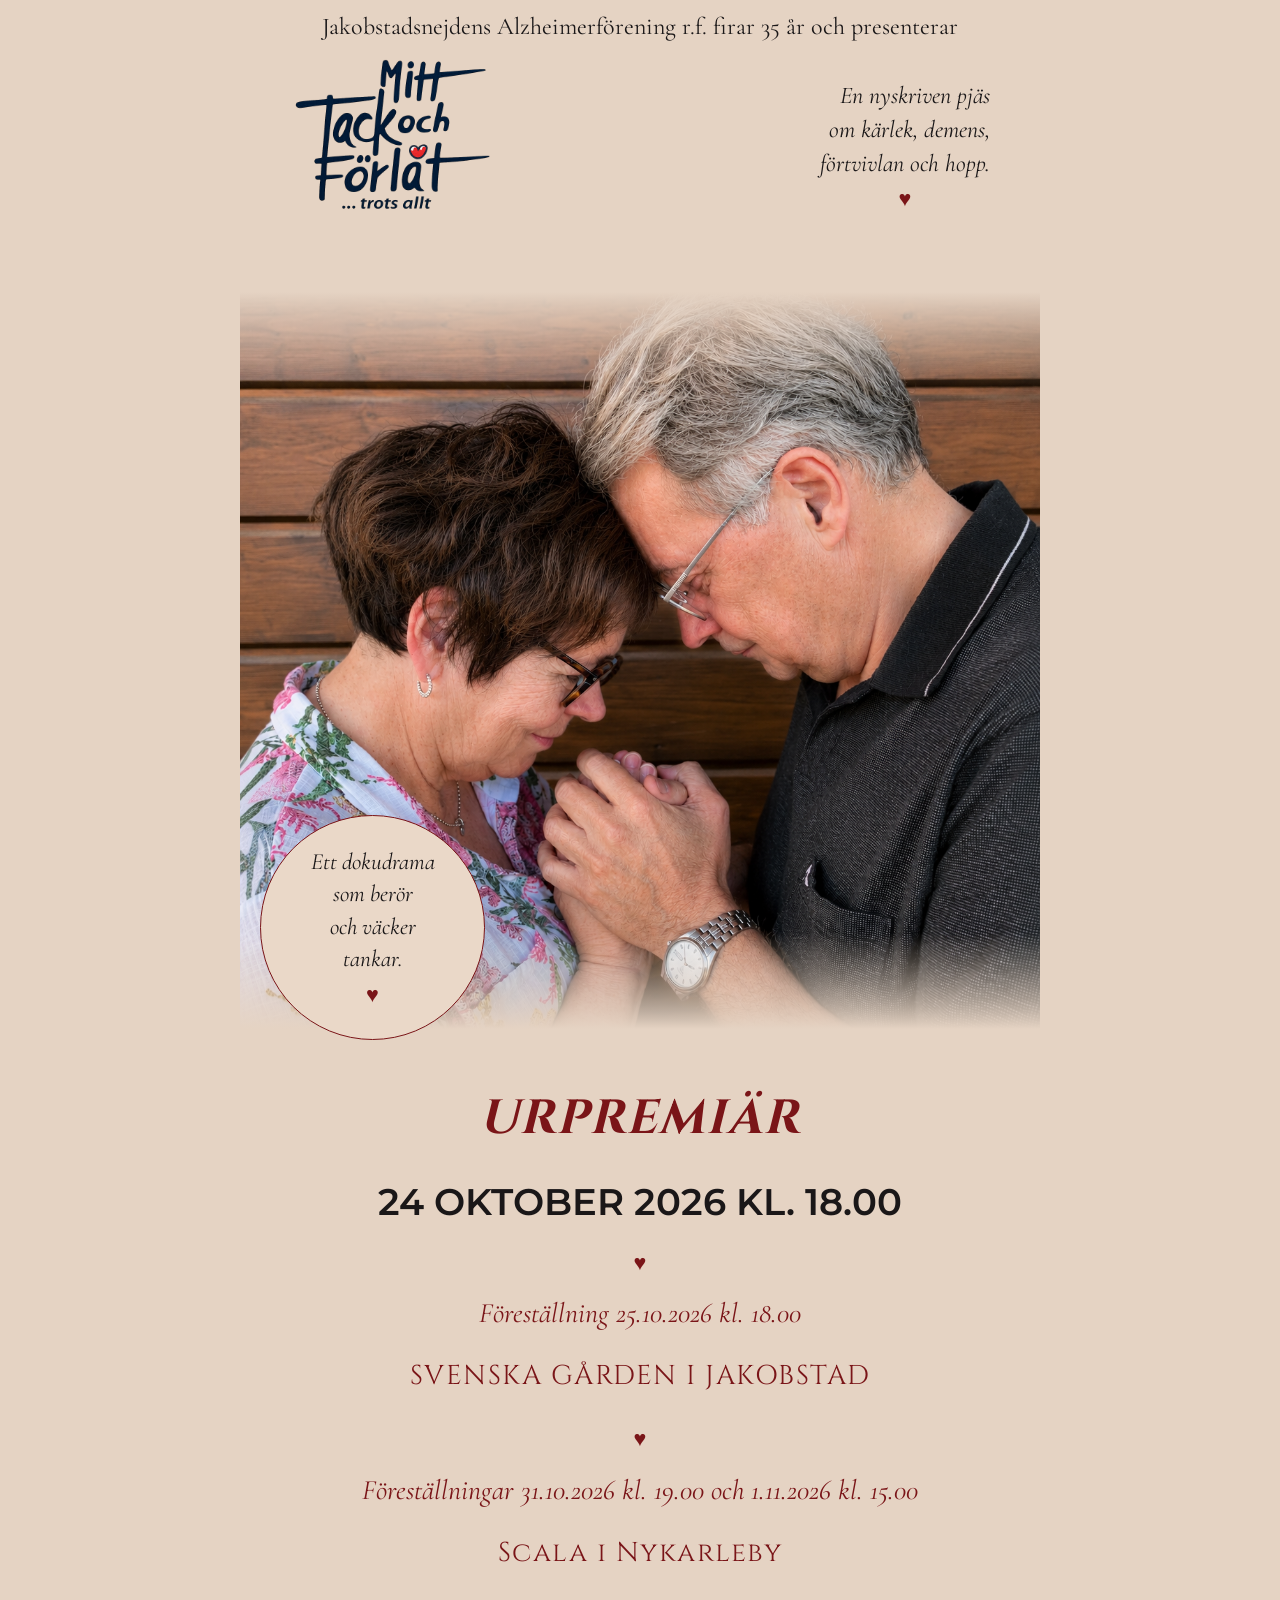
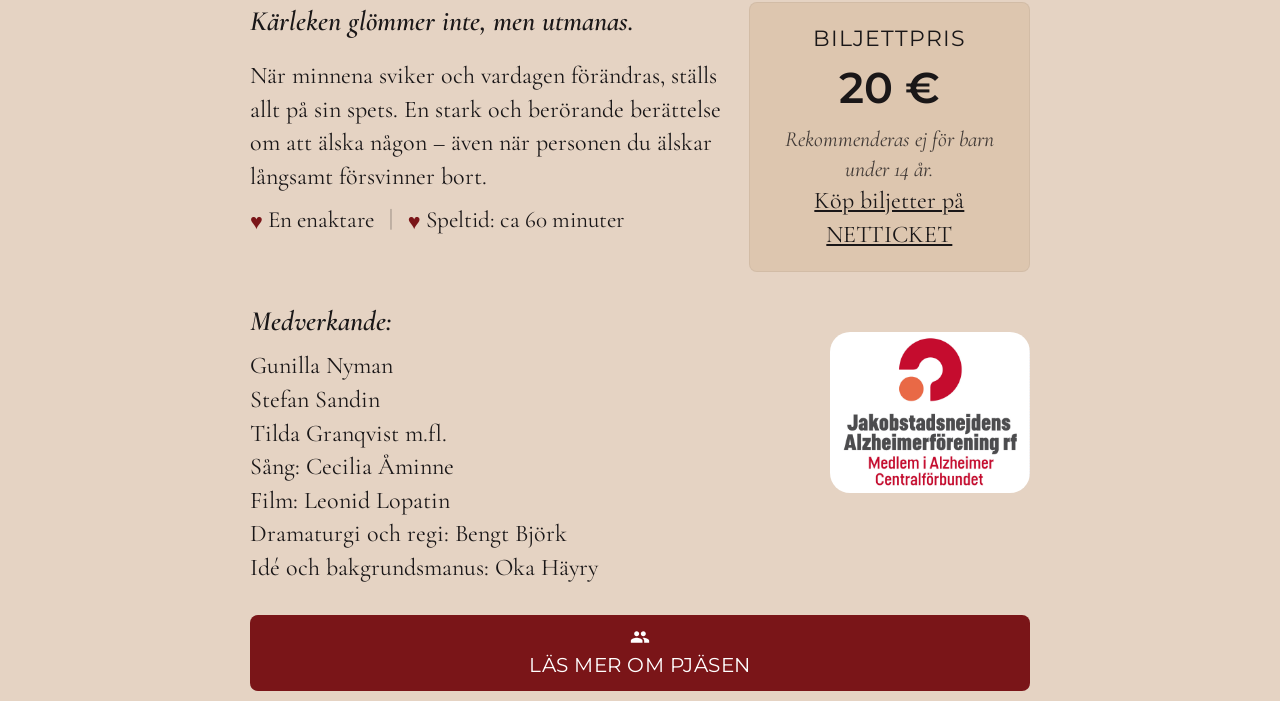
<file: index.html>
<!DOCTYPE html>
<html lang="sv">
<head>
    <meta charset="UTF-8">
    <meta name="viewport" content="width=device-width, initial-scale=1.0">

    <!-- Primary SEO Metadata -->
    <title>Mitt Tack och Förlåt ... trots allt | Teater i Jakobstad & Nykarleby</title>
    <meta name="description" content="Upplev 'Mitt Tack och Förlåt ... trots allt' – ett berörande dokudrama om kärlek, demens och hopp av Jakobstadsnejdens Alzheimerförening r.f. Biljetter 20 €.">
    <meta name="keywords" content="Mitt Tack och Förlåt, Jakobstadsnejdens Alzheimerförening, teater Jakobstad, teater Nykarleby, Svenska Gården, Scala, pjäser Österbotten, demens teater">
    <link rel="canonical" href="https://example.com/mitt-tack-och-forlat">

    <!-- Open Graph / Facebook -->
    <meta property="og:type" content="website">
    <meta property="og:url" content="https://example.com/mitt-tack-och-forlat">
    <meta property="og:title" content="Mitt Tack och Förlåt ... trots allt | Nyskriven pjäs">
    <meta property="og:description" content="En nyskriven pjäs om kärlek, demens, förtvivlan och hopp. Urpremiär 24 oktober 2026 på Svenska Gården i Jakobstad.">
    <meta property="og:image" content="https://example.com/images/logo.png">

    <!-- Twitter Card -->
    <meta name="twitter:card" content="summary_large_image">
    <meta name="twitter:title" content="Mitt Tack och Förlåt ... trots allt">
    <meta name="twitter:description" content="En nyskriven pjäs om kärlek, demens, förtvivlan och hopp i Jakobstad och Nykarleby.">
    <meta name="twitter:image" content="https://example.com/images/logo.png">

    <!-- Schema.org Structured Data for Events -->
    <script type="application/ld+json">
    [
      {
        "@context": "https://schema.org",
        "@type": "TheaterEvent",
        "name": "Mitt Tack och Förlåt ... trots allt - Urpremiär",
        "description": "En nyskriven pjäs om kärlek, demens, förtvivlan och hopp. Ett dokudrama presenterat av Jakobstadsnejdens Alzheimerförening r.f.",
        "startDate": "2026-10-24T18:00:00+03:00",
        "eventStatus": "https://schema.org/EventScheduled",
        "eventAttendanceMode": "https://schema.org/OfflineEventAttendanceMode",
        "location": {
          "@type": "Place",
          "name": "Svenska Gården i Jakobstad",
          "address": {
            "@type": "PostalAddress",
            "addressLocality": "Jakobstad",
            "addressCountry": "FI"
          }
        },
        "offers": {
          "@type": "Offer",
          "price": "20.00",
          "priceCurrency": "EUR",
          "availability": "https://schema.org/InStock"
        },
        "performer": {
          "@type": "PerformingGroup",
          "name": "Jakobstadsnejdens Alzheimerförening r.f."
        }
      },
      {
        "@context": "https://schema.org",
        "@type": "TheaterEvent",
        "name": "Mitt Tack och Förlåt ... trots allt",
        "description": "En nyskriven pjäs om kärlek, demens, förtvivlan och hopp.",
        "startDate": "2026-10-31T19:00:00+03:00",
        "eventStatus": "https://schema.org/EventScheduled",
        "eventAttendanceMode": "https://schema.org/OfflineEventAttendanceMode",
        "location": {
          "@type": "Place",
          "name": "Scala i Nykarleby",
          "address": {
            "@type": "PostalAddress",
            "addressLocality": "Nykarleby",
            "addressCountry": "FI"
          }
        },
        "offers": {
          "@type": "Offer",
          "price": "20.00",
          "priceCurrency": "EUR",
          "availability": "https://schema.org/InStock"
        }
      }
    ]
    </script>

    <link rel="preconnect" href="https://fonts.googleapis.com">
    <link rel="preconnect" href="https://fonts.gstatic.com" crossorigin>
    <link href="https://fonts.googleapis.com/css2?family=Cinzel:wght@600;700&family=Cormorant+Garamond:ital,wght@0,400;0,600;0,700;1,400;1,600&family=Montserrat:wght@500;600&display=swap" rel="stylesheet">
    <link href="style.css" rel="stylesheet">
</head>
<body id="hem">

    <!-- Header Section -->
    <header class="poster-header">
        <p>Jakobstadsnejdens Alzheimerförening r.f. firar 35 år och presenterar</p>
        <div class="poster-header-inner">
            <h1>
                <img src="images/logo.png" alt="Logotyp för pjäsen Mitt Tack och Förlåt ... trots allt" class="logo-img">
            </h1>
            <div class="tagline">
                <p>En nyskriven pjäs<br>om kärlek, demens,<br>förtvivlan och hopp.</p>
                <span class="heart" aria-hidden="true">♥</span>
            </div>
        </div>
    </header>

    <!-- Circle Badge -->
    <div class="badge-container">
        <div class="circle-badge">
            <p>Ett dokudrama <br>som berör <br>och väcker <br>tankar.</p>
            <span class="heart" aria-hidden="true">♥</span>
        </div>
    </div>

    <!-- Main Event Details -->
    <main>
        <section id="speldatum" class="event-info">
            <h2 class="urpremiar">URPREMIÄR</h2>
            <div class="primary-date"><time datetime="2026-10-24T18:00">24 OKTOBER 2026 KL. 18.00</time></div>
            <span class="heart" aria-hidden="true">♥</span>
            <div class="secondary-date">Föreställning <time datetime="2026-10-25T18:00">25.10.2026 kl. 18.00</time></div>
            <div id="plats" class="location">SVENSKA GÅRDEN I JAKOBSTAD</div>
        </section>

        <section class="event-info">
            <span class="heart" aria-hidden="true">♥</span>
            <div class="secondary-date">Föreställningar <time datetime="2026-10-31T19:00">31.10.2026 kl. 19.00</time> och <time datetime="2026-11-01T15:00">1.11.2026 kl. 15.00</time></div>
            <div class="location">Scala i Nykarleby</div>
        </section>

        <!-- Details Grid: Synopsis & Ticket Info -->
        <section id="om-pjasen" class="details-grid">
            <article class="synopsis">
                <h2 class="synopsis-title">Kärleken glömmer inte, men utmanas.</h2>
                <p class="synopsis-text">
                    När minnena sviker och vardagen förändras, ställs allt på sin spets. En stark och berörande berättelse om att älska någon – även när personen du älskar långsamt försvinner bort.
                </p>
                <div class="meta-info">
                    <span class="meta-item"><span class="heart" aria-hidden="true">♥</span> En enaktare</span>
                    <span style="opacity: 0.4;">|</span>
                    <span class="meta-item"><span class="heart" aria-hidden="true">♥</span> Speltid: ca 60 minuter</span>
                </div>
            </article>

            <aside class="ticket-box">
                <div class="ticket-label">BILJETTPRIS</div>
                <div class="ticket-price">20 €</div>
                <div class="ticket-sub">Rekommenderas ej för barn under 14 år.</div>
                <a target="_blank" href="https://www.netticket.fi/mitt-tack-och-forlat-trots-allt">Köp biljetter på NETTICKET</a>
            </aside>
        </section>

        <section id="mer-info" class="footer">
            <article class="crew">
                <h2>Medverkande:</h2>
                <ul>
                    <li>Gunilla Nyman</li>
                    <li>Stefan Sandin</li>
                    <li>Tilda Granqvist m.fl.</li>
                    <li>Sång: Cecilia Åminne</li>
                    <li>Film: Leonid Lopatin</li>
                    <li>Dramaturgi och regi: Bengt Björk</li>
                    <li>Idé och bakgrundsmanus: Oka Häyry</li>
                </ul>
            </article>
            <div class="footer-logo-wrapper">
                <img class="footer-logo" src="images/jarf-logo.jpg" alt="Logotyp för Jakobstadsnejdens Alzheimerförening r.f.">
            </div>
        </section>
    </main>

    <!-- Navigation Buttons -->
    <nav class="nav-bar" aria-label="Huvudmeny">
        <a href="./om-pjasen.html" class="nav-btn">
            <svg aria-hidden="true" viewBox="0 0 24 24"><path d="M16 11c1.66 0 2.99-1.34 2.99-3S17.66 5 16 5c-1.66 0-3 1.34-3 3s1.34 3 3 3zm-8 0c1.66 0 2.99-1.34 2.99-3S9.66 5 8 5C6.34 5 5 6.34 5 8s1.34 3 3 3zm0 2c-2.33 0-7 1.17-7 3.5V19h14v-2.5c0-2.33-4.67-3.5-7-3.5zm8 0c-.29 0-.62.02-.97.05 1.16.84 1.97 1.97 1.97 3.45V19h6v-2.5c0-2.33-4.67-3.5-7-3.5z"/></svg>
            Läs mer om Pjäsen
        </a>
    </nav>
</body>
</html>
</file>
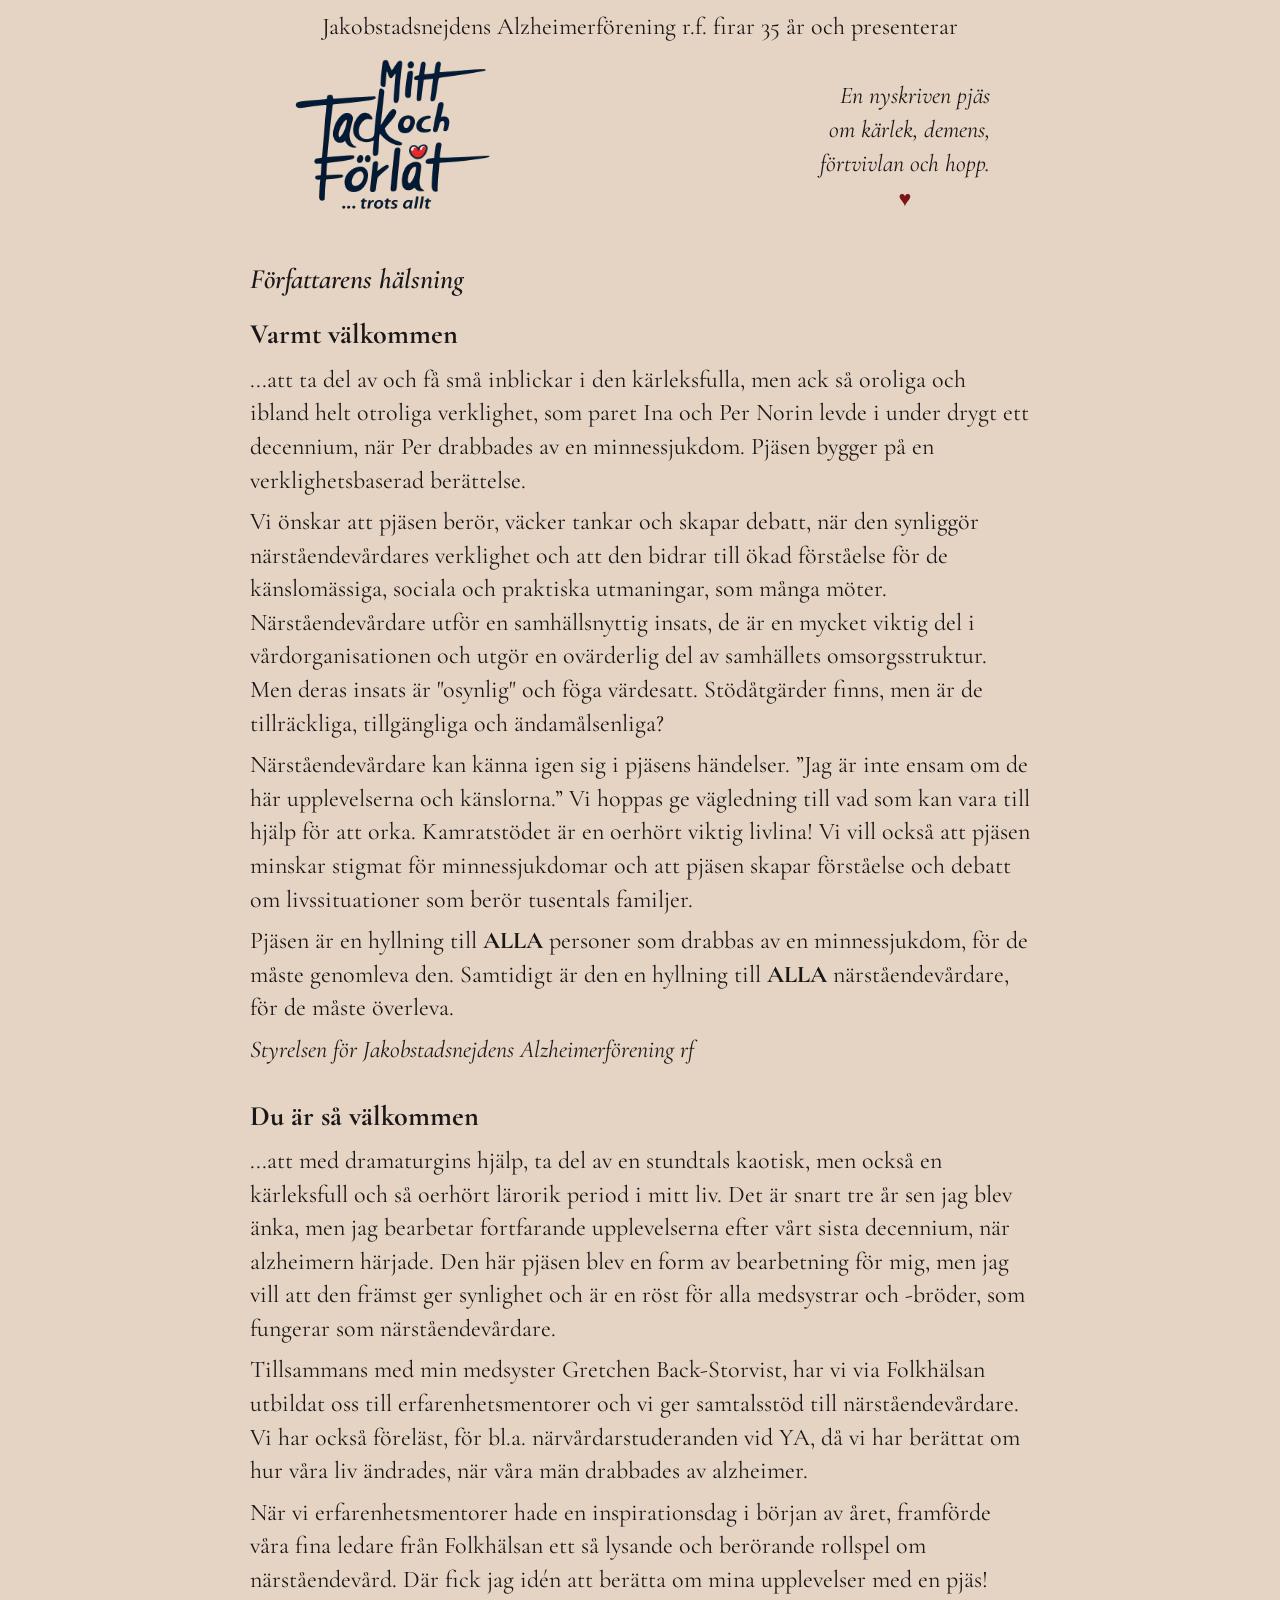
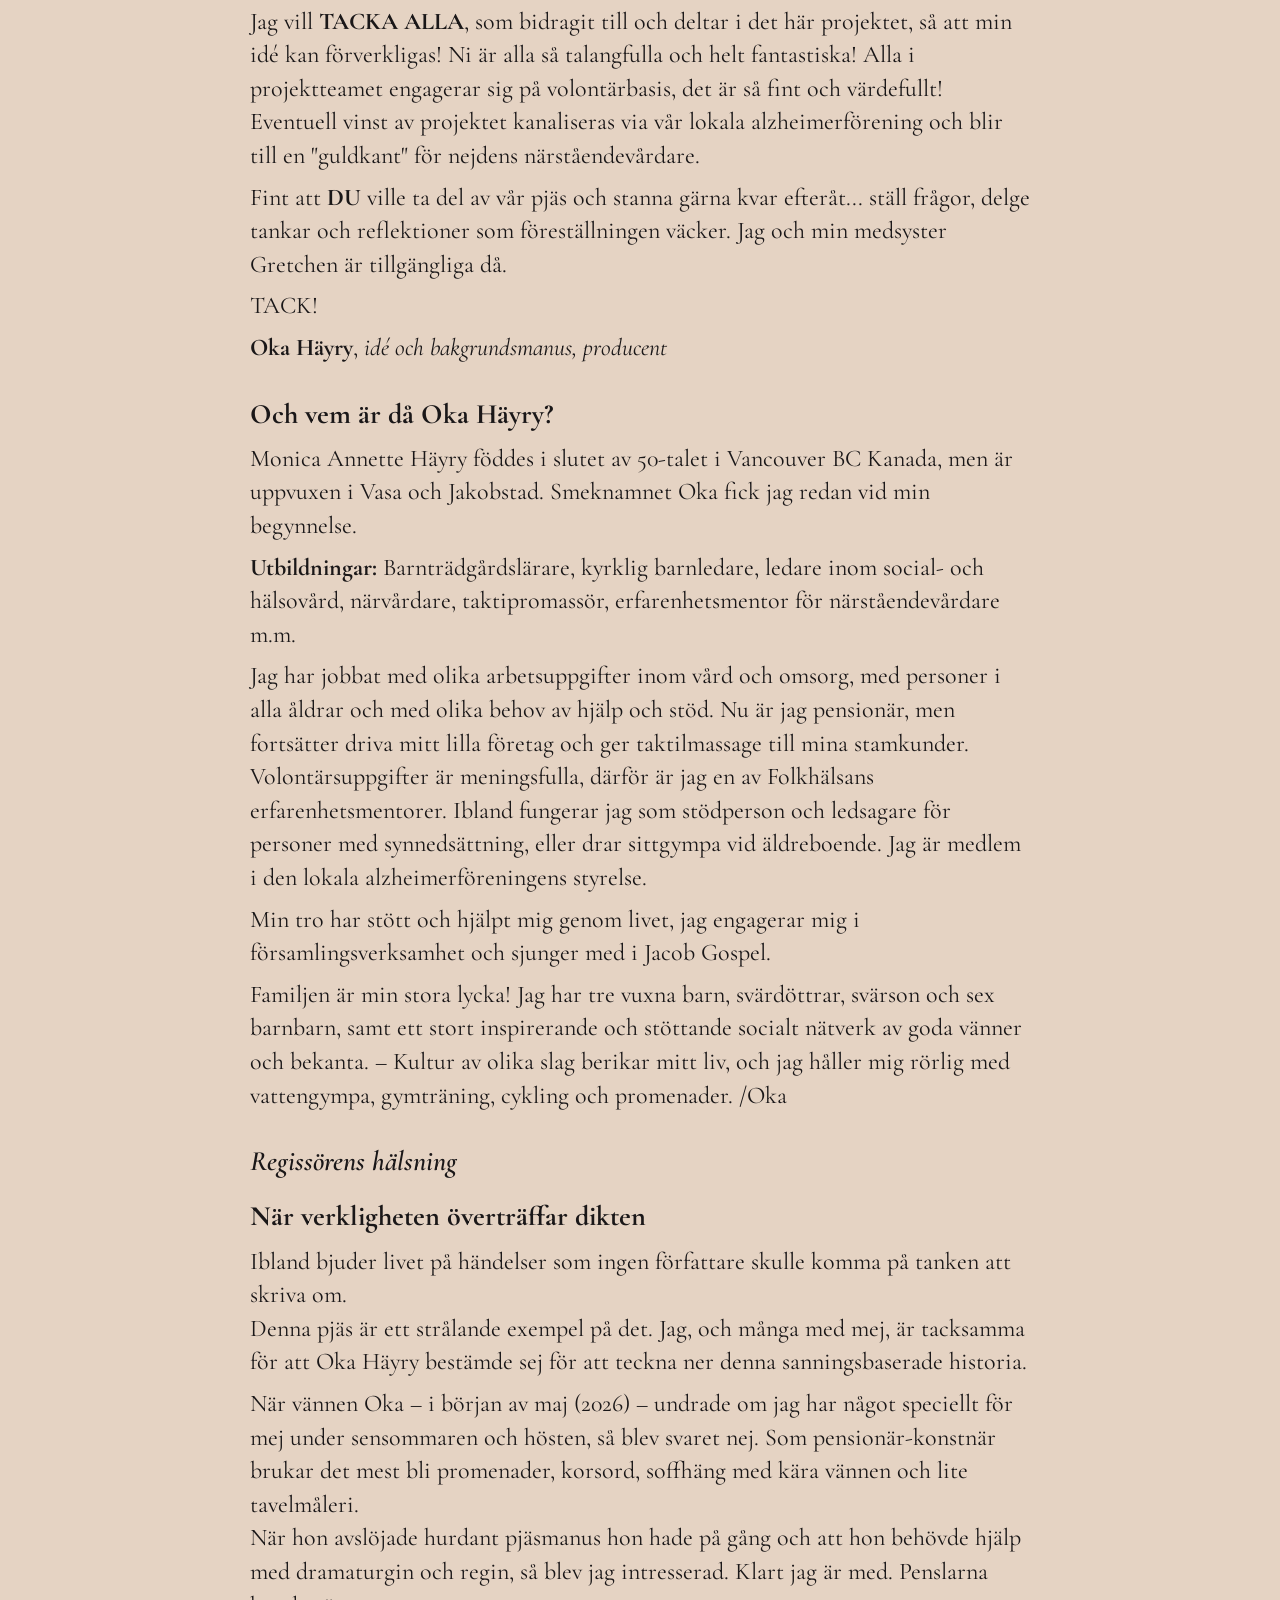
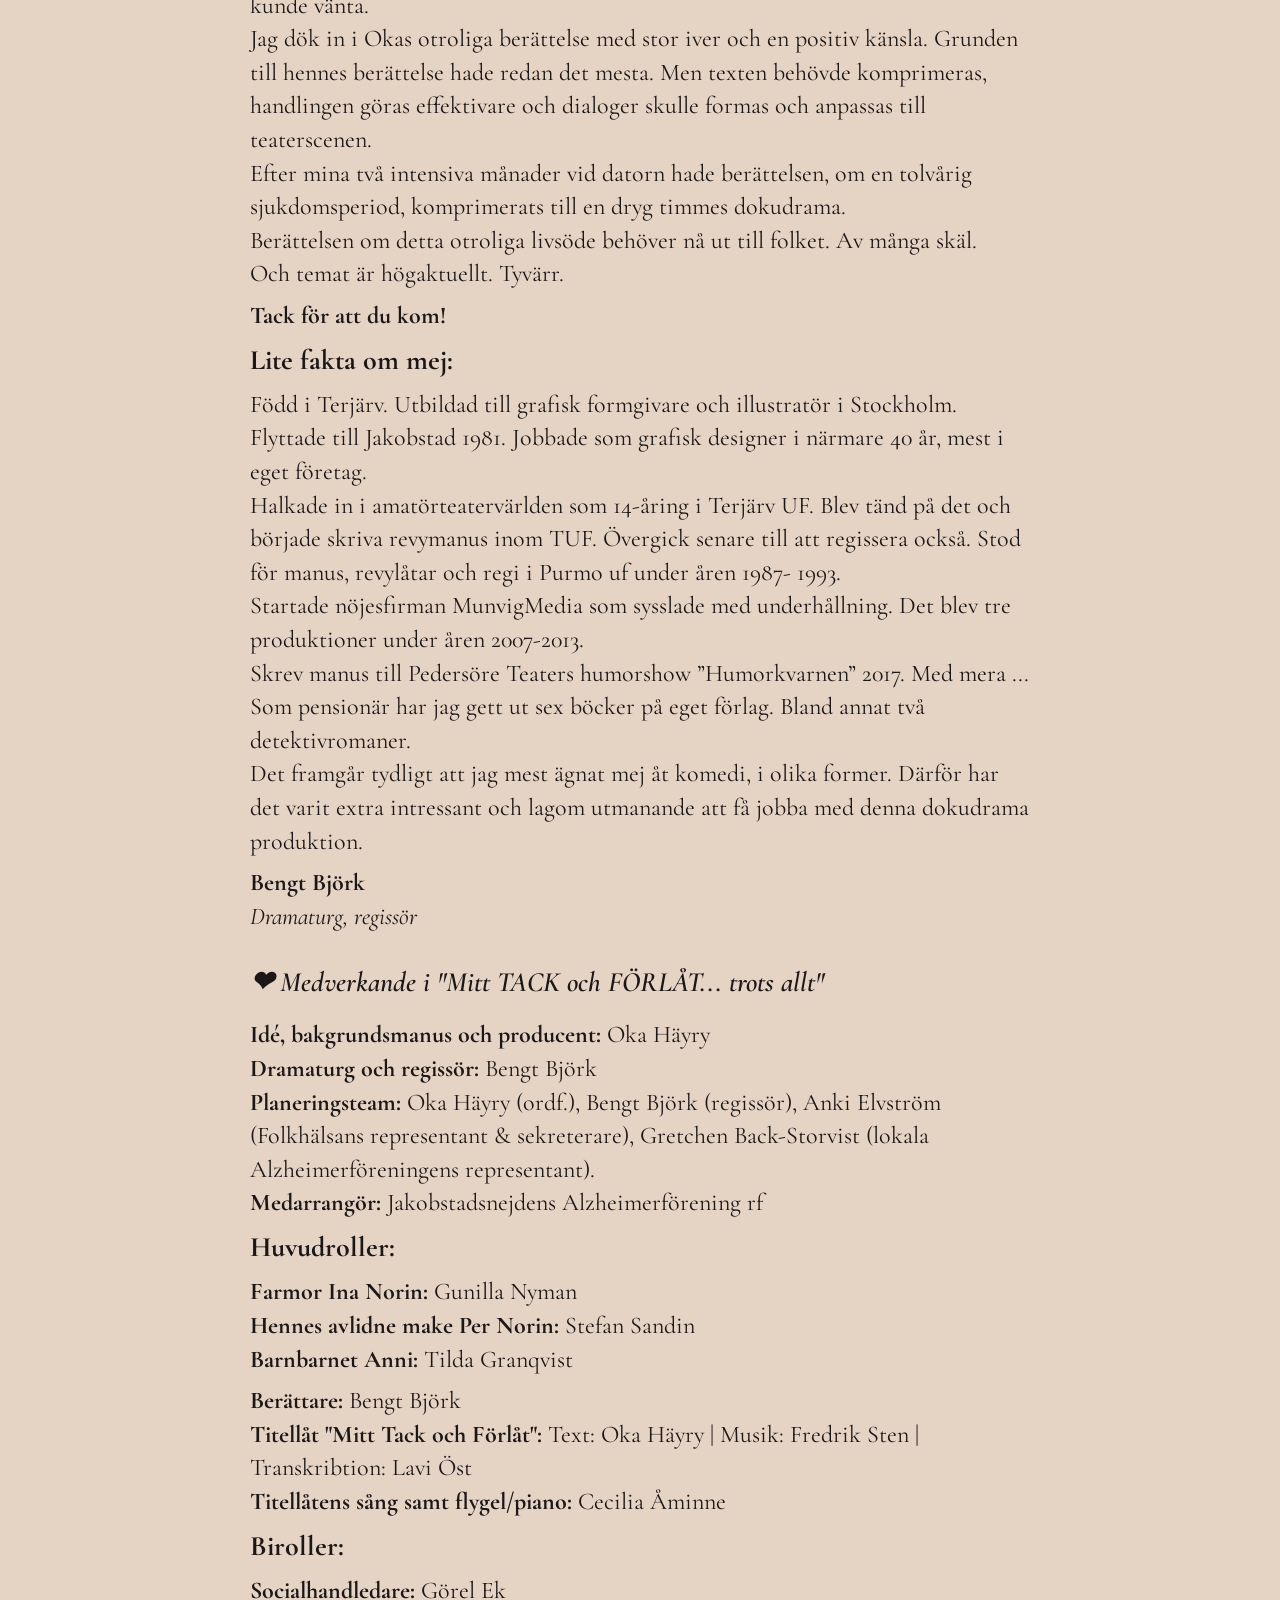
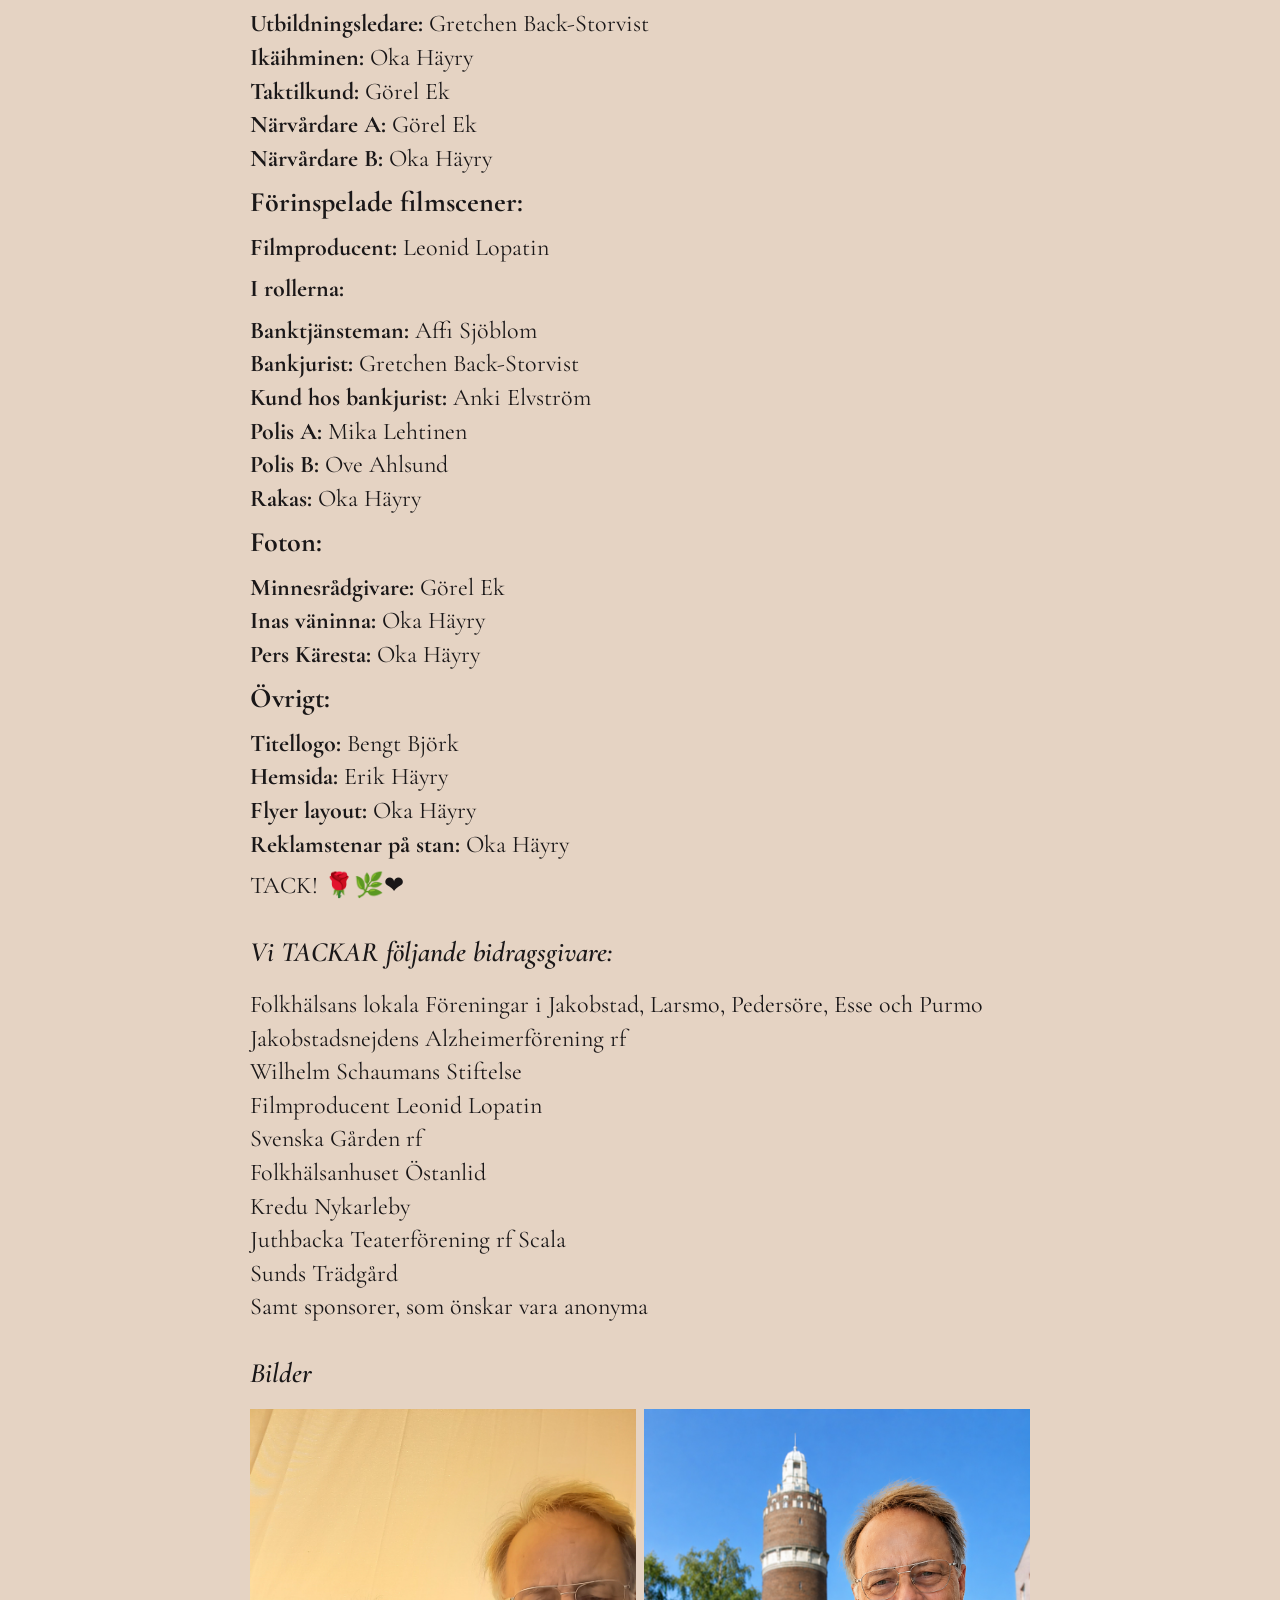
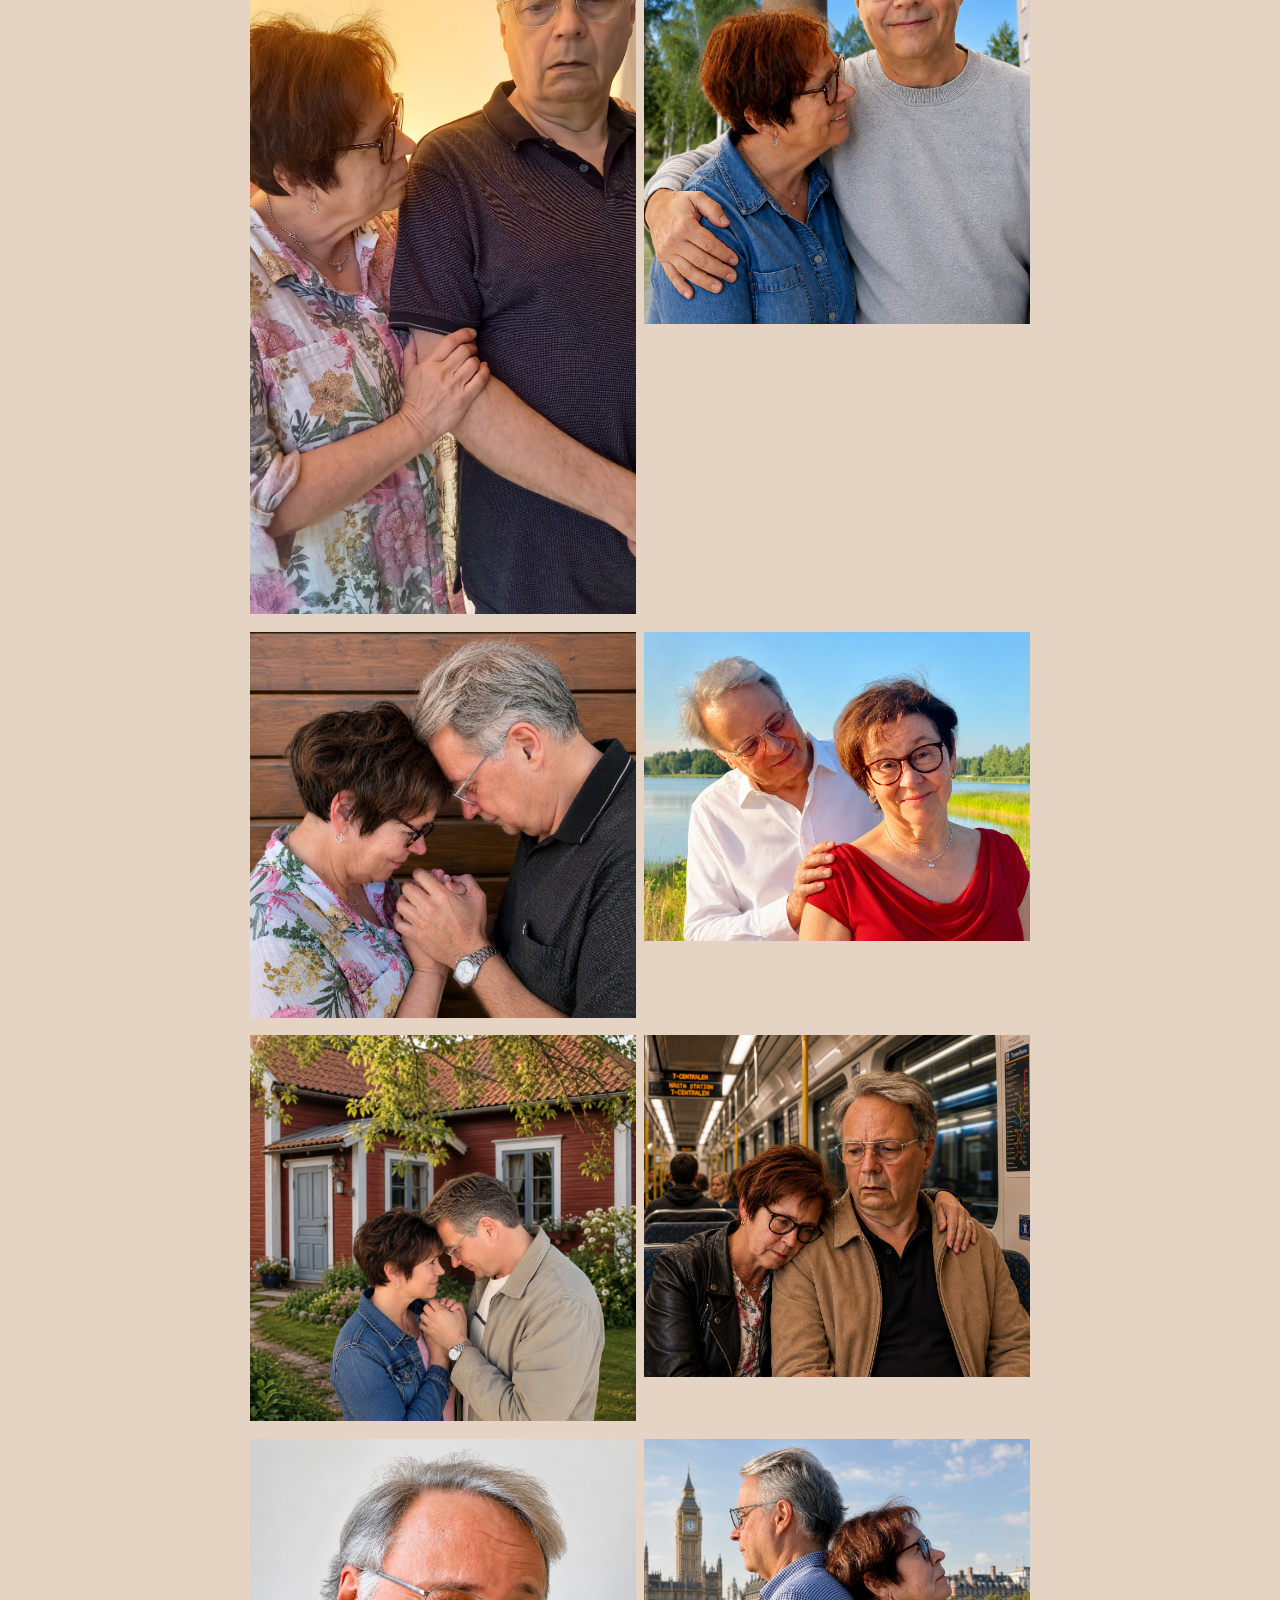
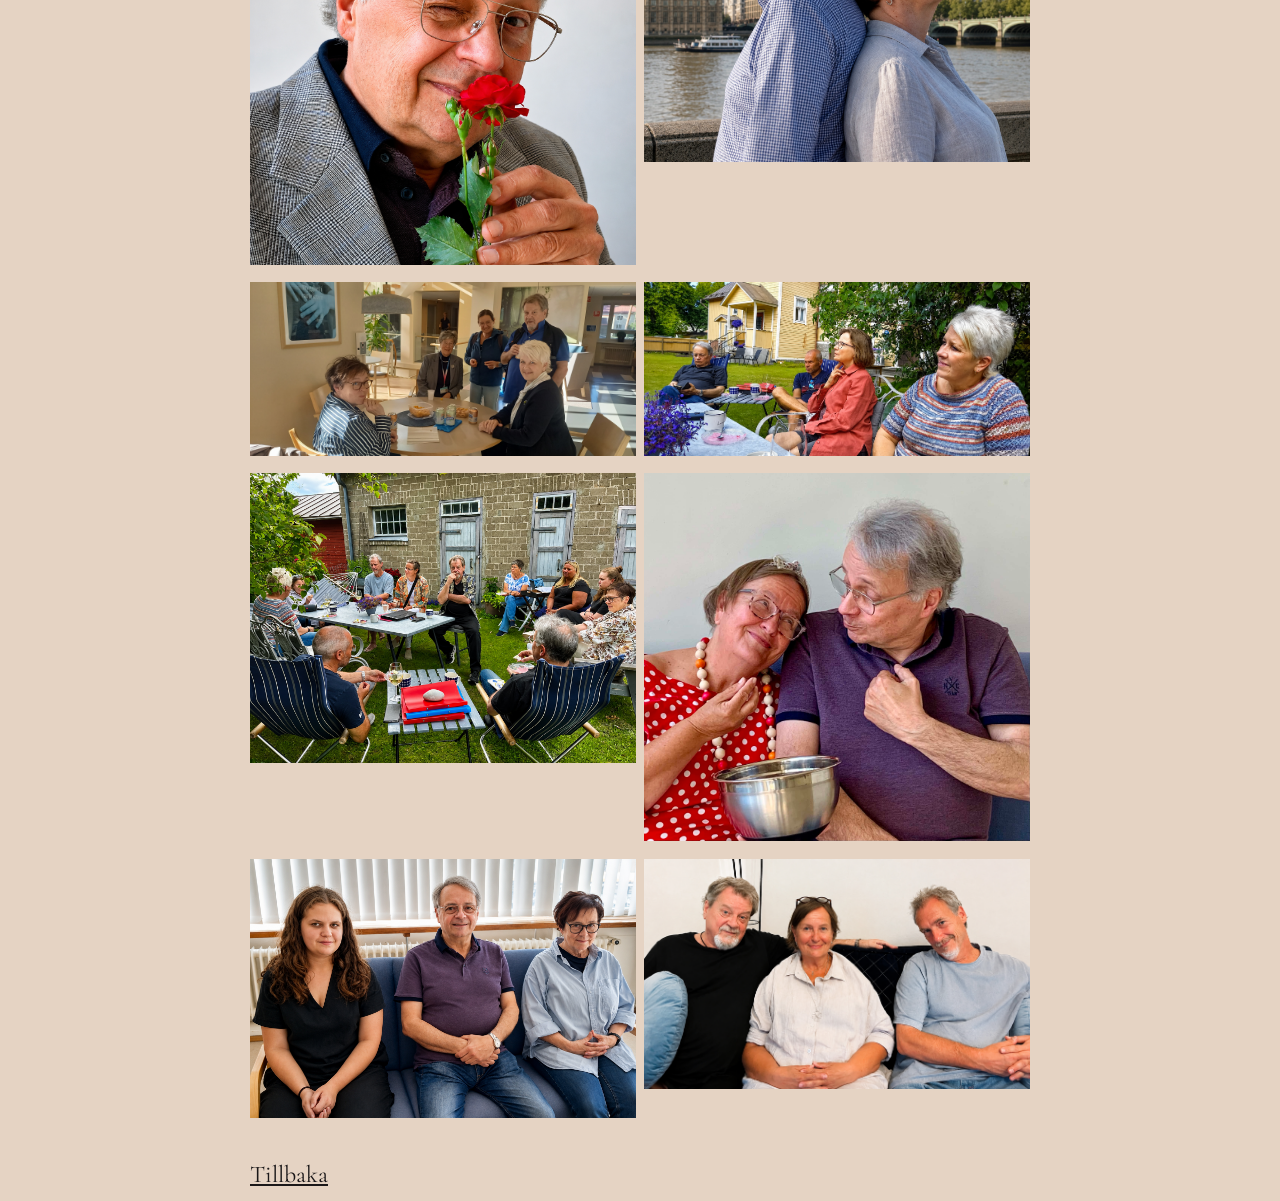
<file: om-pjasen.html>
<!DOCTYPE html>
<html lang="sv">
<head>
    <meta charset="UTF-8">
    <meta name="viewport" content="width=device-width, initial-scale=1.0">

    <!-- Primary SEO Meta Tags -->
    <title>Mitt Tack och Förlåt... trots allt | Teater om demens &amp; närståendevård</title>
    <meta name="description" content="En nyskriven teaterpjäs av Oka Häyry och Bengt Björk om kärlek, demens, närståendevård och hopp. Presenteras av Jakobstadsnejdens Alzheimerförening r.f.">
    <meta name="robots" content="index, follow">
    <link rel="canonical" href="https://example.com/mitt-tack-och-forlat"> <!-- Ersätt med din faktiska URL -->

    <!-- Open Graph / Facebook / WhatsApp -->
    <meta property="og:type" content="website">
    <meta property="og:title" content="Mitt Tack och Förlåt... trots allt | Teater om demens &amp; närståendevård">
    <meta property="og:description" content="En nyskriven teaterpjäs om kärlek, demens, förtvivlan och hopp. Presenteras av Jakobstadsnejdens Alzheimerförening r.f.">
    <meta property="og:image" content="images/logo.png">

    <!-- Stylesheets & Fonts -->
    <link rel="preconnect" href="https://fonts.googleapis.com">
    <link rel="preconnect" href="https://fonts.gstatic.com" crossorigin>
    <link href="https://fonts.googleapis.com/css2?family=Cinzel:wght@600;700&family=Cormorant+Garamond:ital,wght@0,400;0,600;0,700;1,400;1,600&family=Montserrat:wght@500;600&display=swap" rel="stylesheet">
    <link href="style.css" rel="stylesheet">

    <!-- Schema.org Structured Data (JSON-LD for Events/Theater) -->
    <script type="application/ld+json">
    {
      "@context": "https://schema.org",
      "@type": "TheaterEvent",
      "name": "Mitt Tack och Förlåt... trots allt",
      "description": "En nyskriven pjäs om kärlek, demens, förtvivlan och hopp baserad på en verklighetsbaserad berättelse.",
      "organizer": {
        "@type": "Organization",
        "name": "Jakobstadsnejdens Alzheimerförening r.f."
      },
      "director": {
        "@type": "Person",
        "name": "Bengt Björk"
      },
      "author": {
        "@type": "Person",
        "name": "Oka Häyry"
      },
      "inLanguage": "sv"
    }
    </script>
</head>
<body id="hem">

    <!-- Header Section -->
    <header class="poster-header">
      <p>Jakobstadsnejdens Alzheimerförening r.f. firar 35 år och presenterar</p>
      <div class="poster-header-inner">
          <h1>
              <img src="images/logo.png" alt="Logotyp för pjäsen Mitt Tack och Förlåt ... trots allt" class="logo-img">
          </h1>
          <div class="tagline">
              <p>En nyskriven pjäs<br>om kärlek, demens,<br>förtvivlan och hopp.</p>
              <span class="heart" aria-hidden="true">♥</span>
          </div>
      </div>
  </header>

    <!-- Main Content -->
    <main>
        <article>
            <section aria-labelledby="author-greeting">
                <h2 id="author-greeting">Författarens hälsning</h2>
                <h3>Varmt välkommen</h3>
                <p>
                  ...att ta del av och få små inblickar i den kärleksfulla, men ack så oroliga och ibland helt otroliga verklighet, som paret Ina och Per Norin levde i under drygt ett decennium, när Per drabbades av en minnessjukdom. Pjäsen bygger på en verklighetsbaserad berättelse.
                </p>
                <p>
                  Vi önskar att pjäsen berör, väcker tankar och skapar debatt, när den synliggör närståendevårdares verklighet och att den bidrar till ökad förståelse för de känslomässiga, sociala och praktiska utmaningar, som många möter. Närståendevårdare utför en samhällsnyttig insats, de är en mycket viktig del i vårdorganisationen och utgör en ovärderlig del av samhällets omsorgsstruktur. Men deras insats är "osynlig" och föga värdesatt. Stödåtgärder finns, men är de tillräckliga, tillgängliga och ändamålsenliga?
                </p>
                <p>
                  Närståendevårdare kan känna igen sig i pjäsens händelser. <q>Jag är inte ensam om de här upplevelserna och känslorna.</q> Vi hoppas ge vägledning till vad som kan vara till hjälp för att orka. Kamratstödet är en oerhört viktig livlina! Vi vill också att pjäsen minskar stigmat för minnessjukdomar och att pjäsen skapar förståelse och debatt om livssituationer som berör tusentals familjer.
                </p>
                <p>
                  Pjäsen är en hyllning till <strong>ALLA</strong> personer som drabbas av en minnessjukdom, för de måste genomleva den. Samtidigt är den en hyllning till <strong>ALLA</strong> närståendevårdare, för de måste överleva.
                </p>
                <p>
                  <em>Styrelsen för Jakobstadsnejdens Alzheimerförening rf</em>
                </p>
            </section>

            <section aria-labelledby="welcome-note">
                <h3 id="welcome-note">Du är så välkommen</h3>
                <p>
                  ...att med dramaturgins hjälp, ta del av en stundtals kaotisk, men också en kärleksfull och så oerhört lärorik period i mitt liv. Det är snart tre år sen jag blev änka, men jag bearbetar fortfarande upplevelserna efter vårt sista decennium, när alzheimern härjade. Den här pjäsen blev en form av bearbetning för mig, men jag vill att den främst ger synlighet och är en röst för alla medsystrar och -bröder, som fungerar som närståendevårdare.
                </p>
                <p>
                  Tillsammans med min medsyster Gretchen Back-Storvist, har vi via Folkhälsan utbildat oss till erfarenhetsmentorer och vi ger samtalsstöd till närståendevårdare. Vi har också föreläst, för bl.a. närvårdarstuderanden vid YA, då vi har berättat om hur våra liv ändrades, när våra män drabbades av alzheimer.
                </p>
                <p>
                  När vi erfarenhetsmentorer hade en inspirationsdag i början av året, framförde våra fina ledare från Folkhälsan ett så lysande och berörande rollspel om närståendevård. Där fick jag idén att berätta om mina upplevelser med en pjäs!
                </p>
                <p>
                  Jag vill <strong>TACKA ALLA</strong>, som bidragit till och deltar i det här projektet, så att min idé kan förverkligas! Ni är alla så talangfulla och helt fantastiska! Alla i projektteamet engagerar sig på volontärbasis, det är så fint och värdefullt! Eventuell vinst av projektet kanaliseras via vår lokala alzheimerförening och blir till en "guldkant" för nejdens närståendevårdare.
                </p>
                <p>
                  Fint att <strong>DU</strong> ville ta del av vår pjäs och stanna gärna kvar efteråt... ställ frågor, delge tankar och reflektioner som föreställningen väcker. Jag och min medsyster Gretchen är tillgängliga då.
                </p>
                <p>TACK!</p>
                <p>
                  <strong>Oka Häyry</strong>, <em>idé och bakgrundsmanus, producent</em>
                </p>
            </section>

            <section aria-labelledby="about-oka">
                <h3 id="about-oka">Och vem är då Oka Häyry?</h3>
                <p>
                  Monica Annette Häyry föddes i slutet av 50-talet i Vancouver BC Kanada, men är uppvuxen i Vasa och Jakobstad. Smeknamnet Oka fick jag redan vid min begynnelse.
                </p>
                <p>
                  <strong>Utbildningar:</strong> Barnträdgårdslärare, kyrklig barnledare, ledare inom social- och hälsovård, närvårdare, taktipromassör, erfarenhetsmentor för närståendevårdare m.m.
                </p>
                <p>
                  Jag har jobbat med olika arbetsuppgifter inom vård och omsorg, med personer i alla åldrar och med olika behov av hjälp och stöd. Nu är jag pensionär, men fortsätter driva mitt lilla företag och ger taktilmassage till mina stamkunder. Volontärsuppgifter är meningsfulla, därför är jag en av Folkhälsans erfarenhetsmentorer. Ibland fungerar jag som stödperson och ledsagare för personer med synnedsättning, eller drar sittgympa vid äldreboende. Jag är medlem i den lokala alzheimerföreningens styrelse.
                </p>
                <p>
                  Min tro har stött och hjälpt mig genom livet, jag engagerar mig i församlingsverksamhet och sjunger med i Jacob Gospel.
                </p>
                <p>
                  Familjen är min stora lycka! Jag har tre vuxna barn, svärdöttrar, svärson och sex barnbarn, samt ett stort inspirerande och stöttande socialt nätverk av goda vänner och bekanta. – Kultur av olika slag berikar mitt liv, och jag håller mig rörlig med vattengympa, gymträning, cykling och promenader. /Oka
                </p>
            </section>

            <section aria-labelledby="director-greeting">
                <h2 id="director-greeting">Regissörens hälsning</h2>
                <h3>När verkligheten överträffar dikten</h3>

                <p>
                  Ibland bjuder livet på händelser som ingen författare skulle komma på tanken att skriva om.<br>
                  Denna pjäs är ett strålande exempel på det. Jag, och många med mej, är tacksamma för att Oka Häyry bestämde sej för att teckna ner denna sanningsbaserade historia.
                </p>

                <p>
                  När vännen Oka – i början av maj (2026) – undrade om jag har något speciellt för mej under sensommaren och hösten, så blev svaret nej. Som pensionär-konstnär brukar det mest bli promenader, korsord, soffhäng med kära vännen och lite tavelmåleri.<br>
                  När hon avslöjade hurdant pjäsmanus hon hade på gång och att hon behövde hjälp med dramaturgin och regin, så blev jag intresserad. Klart jag är med. Penslarna kunde vänta.<br>
                  Jag dök in i Okas otroliga berättelse med stor iver och en positiv känsla. Grunden till hennes berättelse hade redan det mesta. Men texten behövde komprimeras, handlingen göras effektivare och dialoger skulle formas och anpassas till teaterscenen.<br>
                  Efter mina två intensiva månader vid datorn hade berättelsen, om en tolvårig sjukdomsperiod, komprimerats till en dryg timmes dokudrama.<br>
                  Berättelsen om detta otroliga livsöde behöver nå ut till folket. Av många skäl.<br>
                  Och temat är högaktuellt. Tyvärr.
                </p>

                <p><strong>Tack för att du kom!</strong></p>

                <h3>Lite fakta om mej:</h3>
                <p>
                  Född i Terjärv. Utbildad till grafisk formgivare och illustratör i Stockholm.<br>
                  Flyttade till Jakobstad 1981. Jobbade som grafisk designer i närmare 40 år, mest i eget företag.<br>
                  Halkade in i amatörteatervärlden som 14-åring i Terjärv UF. Blev tänd på det och började skriva revymanus inom TUF. Övergick senare till att regissera också. Stod för manus, revylåtar och regi i Purmo uf under åren 1987- 1993.<br>
                  Startade nöjesfirman MunvigMedia som sysslade med underhållning. Det blev tre produktioner under åren 2007-2013.<br>
                  Skrev manus till Pedersöre Teaters humorshow ”Humorkvarnen” 2017. Med mera ...<br>
                  Som pensionär har jag gett ut sex böcker på eget förlag. Bland annat två detektivromaner.<br>
                  Det framgår tydligt att jag mest ägnat mej åt komedi, i olika former. Därför har det varit extra intressant och lagom utmanande att få jobba med denna dokudrama produktion.
                </p>

                <p>
                  <strong>Bengt Björk</strong><br>
                  <em>Dramaturg, regissör</em>
                </p>
            </section>

            <section aria-labelledby="cast-section">
                <h2 id="cast-section">❤ Medverkande i "Mitt TACK och FÖRLÅT... trots allt"</h2>

                <p>
                  <strong>Idé, bakgrundsmanus och producent:</strong> Oka Häyry<br>
                  <strong>Dramaturg och regissör:</strong> Bengt Björk<br>
                  <strong>Planeringsteam:</strong> Oka Häyry (ordf.), Bengt Björk (regissör), Anki Elvström (Folkhälsans representant &amp; sekreterare), Gretchen Back-Storvist (lokala Alzheimerföreningens representant).<br>
                  <strong>Medarrangör:</strong> Jakobstadsnejdens Alzheimerförening rf
                </p>

                <h3>Huvudroller:</h3>
                <ul>
                  <li><strong>Farmor Ina Norin:</strong> Gunilla Nyman</li>
                  <li><strong>Hennes avlidne make Per Norin:</strong> Stefan Sandin</li>
                  <li><strong>Barnbarnet Anni:</strong> Tilda Granqvist</li>
                </ul>

                <p>
                  <strong>Berättare:</strong> Bengt Björk<br>
                  <strong>Titellåt "Mitt Tack och Förlåt":</strong> Text: Oka Häyry | Musik: Fredrik Sten | Transkribtion: Lavi Öst<br>
                  <strong>Titellåtens sång samt flygel/piano:</strong> Cecilia Åminne
                </p>

                <h3>Biroller:</h3>
                <ul>
                  <li><strong>Socialhandledare:</strong> Görel Ek</li>
                  <li><strong>Utbildningsledare:</strong> Gretchen Back-Storvist</li>
                  <li><strong>Ikäihminen:</strong> Oka Häyry</li>
                  <li><strong>Taktilkund:</strong> Görel Ek</li>
                  <li><strong>Närvårdare A:</strong> Görel Ek</li>
                  <li><strong>Närvårdare B:</strong> Oka Häyry</li>
                </ul>

                <h3>Förinspelade filmscener:</h3>
                <p><strong>Filmproducent:</strong> Leonid Lopatin</p>
                <p><strong>I rollerna:</strong></p>
                <ul>
                  <li><strong>Banktjänsteman:</strong> Affi Sjöblom</li>
                  <li><strong>Bankjurist:</strong> Gretchen Back-Storvist</li>
                  <li><strong>Kund hos bankjurist:</strong> Anki Elvström</li>
                  <li><strong>Polis A:</strong> Mika Lehtinen</li>
                  <li><strong>Polis B:</strong> Ove Ahlsund</li>
                  <li><strong>Rakas:</strong> Oka Häyry</li>
                </ul>

                <h3>Foton:</h3>
                <ul>
                  <li><strong>Minnesrådgivare:</strong> Görel Ek</li>
                  <li><strong>Inas väninna:</strong> Oka Häyry</li>
                  <li><strong>Pers Käresta:</strong> Oka Häyry</li>
                </ul>

                <h3>Övrigt:</h3>
                <ul>
                  <li><strong>Titellogo:</strong> Bengt Björk</li>
                  <li><strong>Hemsida:</strong> Erik Häyry</li>
                  <li><strong>Flyer layout:</strong> Oka Häyry</li>
                  <li><strong>Reklamstenar på stan:</strong> Oka Häyry</li>
                </ul>

                <p>TACK! 🌹🌿❤</p>
            </section>

            <section aria-labelledby="sponsors-section">
                <h2 id="sponsors-section">Vi TACKAR följande bidragsgivare:</h2>
                <ul>
                  <li>Folkhälsans lokala Föreningar i Jakobstad, Larsmo, Pedersöre, Esse och Purmo</li>
                  <li>Jakobstadsnejdens Alzheimerförening rf</li>
                  <li>Wilhelm Schaumans Stiftelse</li>
                  <li>Filmproducent Leonid Lopatin</li>
                  <li>Svenska Gården rf</li>
                  <li>Folkhälsanhuset Östanlid</li>
                  <li>Kredu Nykarleby</li>
                  <li>Juthbacka Teaterförening rf Scala</li>
                  <li>Sunds Trädgård</li>
                  <li>Samt sponsorer, som önskar vara anonyma</li>
                </ul>
            </section>
        </article>

        <section aria-labelledby="images">
            <h2 id="images">Bilder</h2>
            <ul class="images">
                <li>
                    <img width="300" height="auto" src="./images/1000042607.jpg" alt="Scen ur pjäsen">
                </li>

                <li>
                    <img width="300" height="auto" src="./images/1000043881.jpg" alt="Scen ur pjäsen">
                </li>

                <li>
                    <img width="300" height="auto" src="./images/1000042619.jpg" alt="Scen ur pjäsen">
                </li>

                <li>
                    <img width="300" height="auto" src="./images/1000043078.jpg" alt="Scen ur pjäsen">
                </li>

                <li>
                    <img width="300" height="auto" src="./images/1000043134.jpg" alt="Scen ur pjäsen">
                </li>

                <li>
                    <img width="300" height="auto" src="./images/1000043137.jpg" alt="Scen ur pjäsen">
                </li>

                <li>
                    <img width="300" height="auto" src="./images/1000043140.jpg" alt="Scen ur pjäsen">
                </li>

                <li>
                    <img width="300" height="auto" src="./images/1000044139.jpg" alt="Scen ur pjäsen">
                </li>

                <li>
                    <img width="300" height="auto" src="./images/1000044471.jpg" alt="Övning inför pjäs">
                </li>

                <li>
                    <img width="300" height="auto"  src="./images/1000042312.jpg" alt="Övning inför pjäs">
                </li>

                <li>
                    <img width="300" height="auto" src="./images/1000042325.jpg" alt="Övning inför pjäs">
                </li>


                <li>
                    <img width="300" height="auto" src="./images/1000043107.jpg" alt="Övning inför pjäs">
                </li>

                <li>
                    <img width="300" height="auto" src="./images/1000043126.jpg" alt="Övning inför pjäs">
                </li>

                <li>
                    <img width="300" height="auto" src="./images/1000043667.jpg" alt="Övning inför pjäs">
                </li>

            </ul>
        </section>

        <nav aria-label="Navigering">
            <a href="./index.html" class="btn-back">Tillbaka</a>
        </nav>
    </main>
</body>
</html>
</file>
<file: style.css>
:root {
    /* Colors */
    --color-bg: #e5d3c3;
    --color-primary: #1a1718;
    --color-accent: #7a1518;
    --color-btn-bg: #7a1518;
    --color-btn-text: #ffffff;
    --color-ticket-bg: #ddc6af;
    --color-badge-bg: #ead8c8;
    --color-border-subtle: rgba(0, 0, 0, 0.05);
    --color-transparent: rgba(255, 255, 255, 0);

    /* Typography */
    --font-serif: "Cinzel", "Cormorant Garamond", Georgia, serif;
    --font-italic: "Cormorant Garamond", Georgia, serif;
    --font-sans: "Montserrat", sans-serif;

    /* Font Sizes */
    --font-size-xs: 1.25rem;
    --font-size-sm: 1.35rem;
    --font-size-md: 1.45rem;
    --font-size-base: 1.5rem;
    --font-size-lg: 1.65rem;
    --font-size-xl: 1.7rem;
    --font-size-2xl: 1.75rem;
    --font-size-3xl: 2rem;
    --font-size-4xl: 2.3rem;
    --font-size-5xl: 2.5rem;
    --font-size-6xl: 2.7rem;
    --font-size-7xl: 3rem;

    /* Font Weights */
    --font-weight-semibold: 600;
    --font-weight-bold: 700;

    /* Letter Spacing */
    --letter-spacing-tight: 0.5px;
    --letter-spacing-normal: 1px;
    --letter-spacing-medium: 1.5px;
    --letter-spacing-wide: 2px;

    /* Spacing / Margins / Paddings */
    --spacing-0: 0;
    --spacing-xs: 4px;
    --spacing-sm: 5px;
    --spacing-md: 8px;
    --spacing-base: 10px;
    --spacing-lg: 12px;
    --spacing-xl: 15px;
    --spacing-2xl: 20px;
    --spacing-3xl: 25px;
    --spacing-4xl: 30px;
    --spacing-5xl: 40px;

    /* Dimensions & Layout */
    --max-width-container: 800px;
    --logo-max-width: 280px;
    --footer-logo-width: 200px;
    --badge-min-width: 225px;
    --icon-size: 20px;
    --gradient-height: 20%;
    --opacity-subtle: 0.8;

    /* Borders & Radius */
    --border-width-thin: 1px;
    --border-radius-sm: 8px;
    --border-radius-lg: 20px;

    /* Assets */
    --bg-image-couple: url(images/couple-bg.png);
  }

  /* Base / Mobile-First Styles */
  * {
    box-sizing: border-box;
    margin: var(--spacing-0);
    padding: var(--spacing-0);
  }

  body {
    background-color: var(--color-bg);
    color: var(--color-primary);
    font-family: var(--font-italic);
    line-height: 1.4;
    padding: var(--spacing-base);
    max-width: var(--max-width-container);
    margin: var(--spacing-0) auto;
    font-size: var(--font-size-base);
  }

  h2 {
    font-size: var(--font-size-2xl);
    font-style: italic;
    font-weight: var(--font-weight-semibold);
    margin-bottom: var(--spacing-md);
  }

  section {
      margin-bottom: var(--spacing-4xl);
      display: flex;
      flex-direction: column;
      gap: var(--spacing-md);
  }

  p {
    font-size: var(--font-size-base);
    margin-bottom: var(--spacing-0);
  }

  ul {
    list-style-type: none;
  }

  a, a:visited {
      color: var(--color-primary);
  }

  a:hover {
      font-weight: bold;
  }

  /* Header / Logo */
  .poster-header {
    text-align: center;
    margin-bottom: var(--spacing-2xl);
    display: flex;
    flex-direction: column;
    gap: var(--spacing-base);
  }

  .logo-img {
    max-width: var(--logo-max-width);
    width: 100%;
    height: auto;
    display: block;
    margin: var(--spacing-0) auto;
  }

  /* Top Tagline */
  .tagline {
    font-size: var(--font-size-lg);
    font-style: italic;
    text-align: center;
    margin-bottom: var(--spacing-2xl);
  }

  /* Circle Badge */
  .badge-container {
    display: flex;
    justify-content: left;
    margin: var(--spacing-2xl) calc(var(--spacing-base) * -1);
    background-image: var(--bg-image-couple);
    background-size: 100% auto;
    background-repeat: no-repeat;
    align-items: flex-end;
    padding: var(--spacing-2xl);
    aspect-ratio: 1;
    position: relative;
  }

  .badge-container::before,
  .badge-container::after {
    content: "";
    display: block;
    width: 100%;
    position: absolute;
    height: var(--gradient-height);
    background: linear-gradient(
      180deg,
      var(--color-bg) 20%,
      var(--color-transparent) 80%
    );
    left: var(--spacing-0);
  }

  .badge-container::before {
    top: var(--spacing-0);
  }

  .badge-container::after {
    bottom: calc(var(--border-width-thin) * -1);
    transform: rotate(180deg);
  }

  .circle-badge {
    border: var(--border-width-thin) solid var(--color-accent);
    border-radius: 20px;
    justify-content: center;
    text-align: center;
    font-style: italic;
    padding: var(--spacing-xl);
    background-color: var(--color-badge-bg);
    position: relative;
    z-index: 1;
    width: 100%;
  }

  .circle-badge p {
    font-size: var(--font-size-xs);
  }


  .circle-badge br {
    display: none;
  }

  .heart {
    color: var(--color-accent);
    font-size: var(--font-size-sm);
    margin-top: var(--spacing-xs);
    text-align: center;
    display: block;
  }

  /* Main Event Info */
  .event-info {
    text-align: center;
    margin: var(--spacing-3xl) var(--spacing-0);
  }

  .urpremiar {
    font-family: var(--font-serif);
    color: var(--color-accent);
    font-size: var(--font-size-5xl);
    letter-spacing: var(--letter-spacing-wide);
    font-weight: var(--font-weight-bold);
  }

  .primary-date {
    font-family: var(--font-sans);
    font-size: var(--font-size-3xl);
    font-weight: var(--font-weight-semibold);
    margin: var(--spacing-md) var(--spacing-0);
  }

  .secondary-date {
    color: var(--color-accent);
    font-size: var(--font-size-2xl);
    font-style: italic;
    margin: var(--spacing-md) var(--spacing-0);
  }

  .location {
    font-family: var(--font-serif);
    color: var(--color-accent);
    font-size: var(--font-size-xl);
    letter-spacing: var(--letter-spacing-medium);
    margin-top: var(--spacing-md);
  }

  /* Plot & Ticket Layout */
  .details-grid {
    display: flex;
    flex-direction: column;
    gap: var(--spacing-2xl);
    margin: var(--spacing-4xl) var(--spacing-0);
  }

  .meta-info {
    display: flex;
    flex-wrap: wrap;
    gap: var(--spacing-xl);
    font-size: var(--font-size-md);
  }

  .meta-item {
    display: flex;
    align-items: center;
    gap: var(--spacing-sm);
  }

  .synopsis {
    display: flex;
    flex-direction: column;
    gap: var(--spacing-base);
  }

  /* Ticket Box */
  .ticket-box {
    background-color: var(--color-ticket-bg);
    border-radius: var(--border-radius-sm);
    padding: var(--spacing-2xl);
    text-align: center;
    border: var(--border-width-thin) solid var(--color-border-subtle);
  }

  .ticket-label {
    font-family: var(--font-sans);
    font-size: var(--font-size-sm);
    letter-spacing: var(--letter-spacing-normal);
    text-transform: uppercase;
  }

  .ticket-price {
    font-family: var(--font-sans);
    font-size: var(--font-size-6xl);
    font-weight: var(--font-weight-semibold);
    margin: var(--spacing-sm) var(--spacing-0);
  }

  .ticket-sub {
    font-size: var(--font-size-sm);
    font-style: italic;
    opacity: var(--opacity-subtle);
  }

  .footer {
    display: flex;
    flex-direction: column;
    gap: var(--spacing-base);
  }

  .footer-logo {
    border-radius: var(--border-radius-lg);
    width: var(--footer-logo-width);
  }

  .footer-logo-wrapper {
    text-align: center;
    margin-top: var(--spacing-4xl);
  }

  .footer-logo img {
    max-width: 100%;
    height: auto;
  }

  .crew {
    flex-grow: 1;
  }

  .nav-bar {
    display: flex;
    flex-direction: column;
    justify-content: center;
    margin-top: var(--spacing-4xl);
  }

  .nav-btn, .nav-btn:visited {
    background-color: var(--color-btn-bg);
    color: var(--color-btn-text);
    text-decoration: none;
    padding: var(--spacing-lg) var(--spacing-md);
    border-radius: var(--border-radius-sm);
    display: flex;
    flex-direction: column;
    align-items: center;
    justify-content: center;
    gap: var(--spacing-xs);
    font-family: var(--font-sans);
    font-size: var(--font-size-xs);
    text-transform: uppercase;
    letter-spacing: var(--letter-spacing-tight);
    text-align: center;
  }

  .nav-btn svg {
    width: var(--icon-size);
    height: var(--icon-size);
    fill: currentColor;
  }

  .images img {
      width: 100%;
      height: auto;
  }

  @media (min-width: 600px) {
    .poster-header-inner {
      display: flex;
      justify-content: space-between;
      align-items: center;
    }

    .logo-img {
      margin: var(--spacing-0);
    }

    .circle-badge {
      border: var(--border-width-thin) solid var(--color-accent);
      border-radius: 50%;
      min-width: var(--badge-min-width);
      aspect-ratio: 1;
      display: flex;
      flex-direction: column;
      align-items: center;
      justify-content: center;
      text-align: center;
      font-style: italic;
      padding: var(--spacing-xl);
      background-color: var(--color-badge-bg);
      position: relative;
      z-index: 1;
      width: auto;
    }

    .circle-badge p {
      font-size: var(--font-size-md);
    }

    .circle-badge br {
      display: inline;
    }

    .tagline {
      text-align: right;
      margin-bottom: var(--spacing-0);
      padding: var(--spacing-0) var(--spacing-5xl);
    }

    .details-grid {
      flex-direction: row;
      align-items: flex-start;
    }

    .synopsis {
      flex: 2;
    }

    .ticket-box {
      flex: 1;
    }

    .urpremiar {
      font-size: var(--font-size-7xl);
    }

    .primary-date {
      font-size: var(--font-size-4xl);
    }

    .footer {
      flex-direction: row;
    }

    .images {
        display: grid;
        gap: var(--spacing-md);
        grid-template-columns: 1fr 1fr;
    }
  }
</file>
